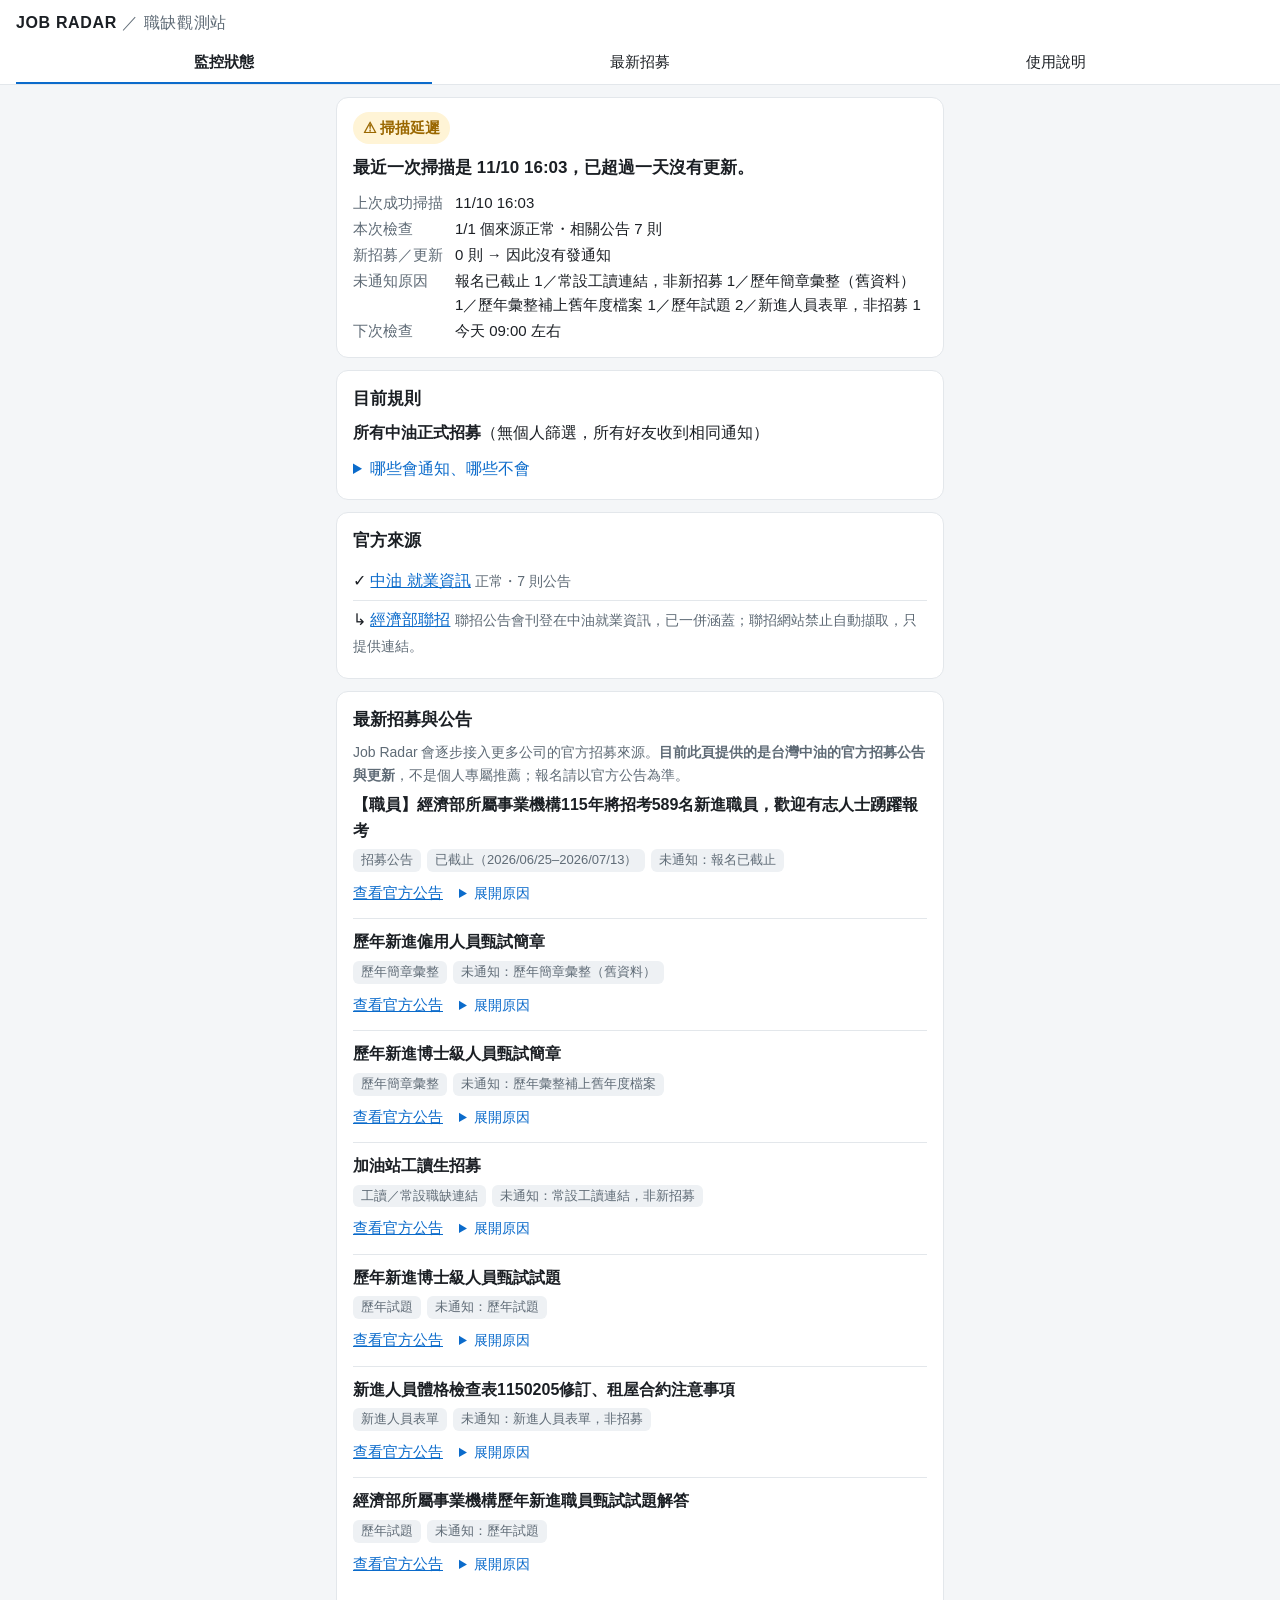
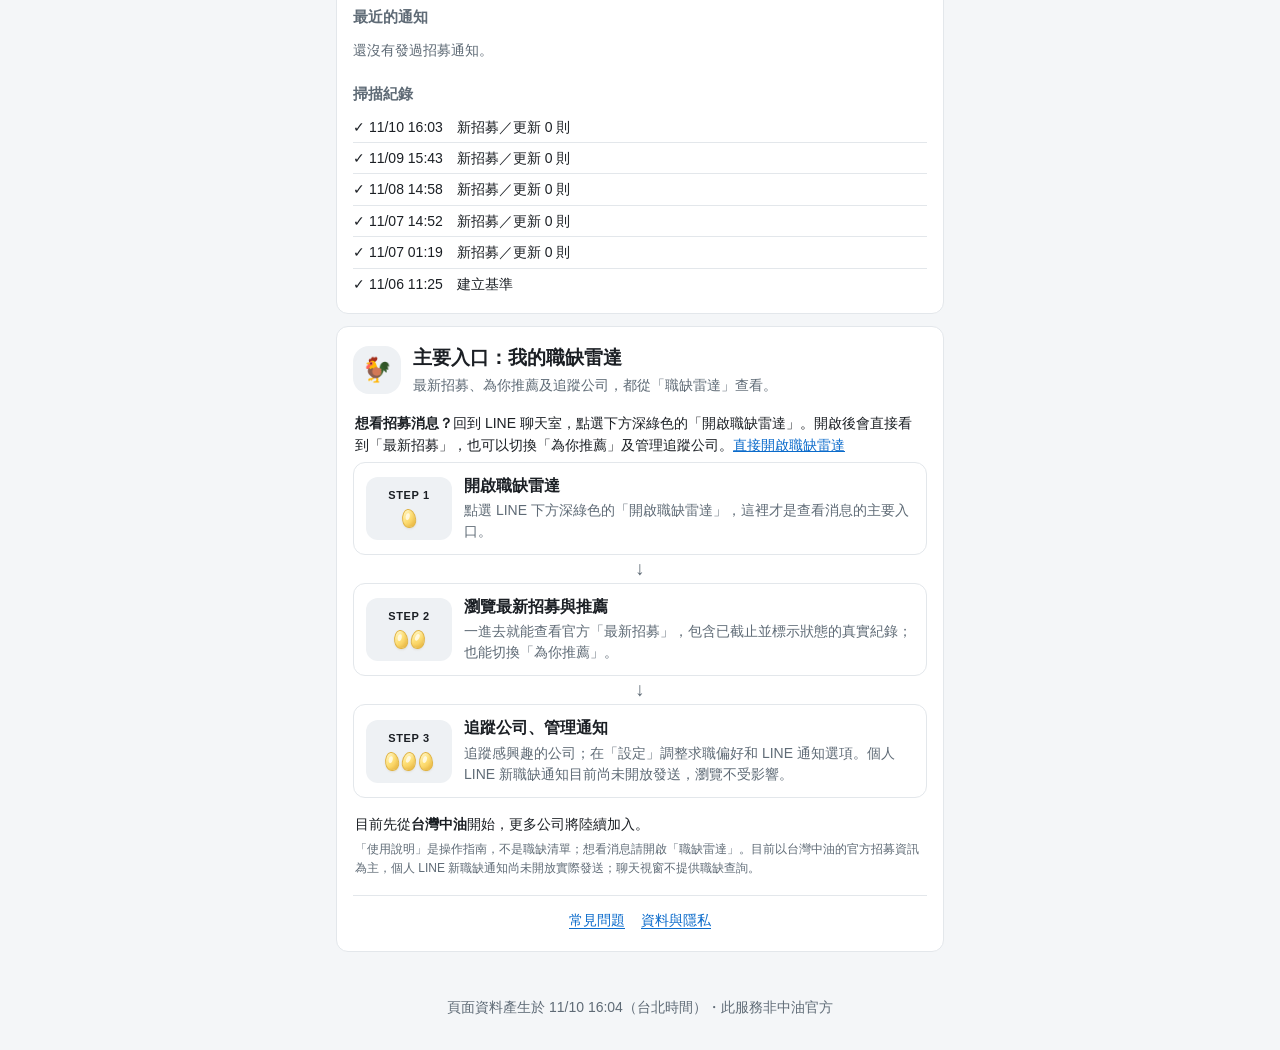
<file: index.html>
<!doctype html>
<html lang="zh-Hant-TW">
<head>
<meta charset="utf-8">
<meta name="viewport" content="width=device-width, initial-scale=1, viewport-fit=cover">
<meta name="robots" content="noindex">
<title>Job Radar 監控狀態</title>
<link rel="stylesheet" href="style.css">
</head>
<body>
<header class="top">
  <div class="brand">JOB RADAR <span>／ 職缺觀測站</span></div>
  <nav class="nav">
    <a href="#status">監控狀態</a><a href="#recent">最新招募</a><a href="#about">使用說明</a>
  </nav>
</header>

<main>
  <section id="status" class="card status" aria-live="polite">
    <p class="muted">讀取中…</p>
  </section>

  <section id="rules" class="card">
    <h2>目前規則</h2>
    <p><strong>所有中油正式招募</strong>（無個人篩選，所有好友收到相同通知）</p>
    <details>
      <summary>哪些會通知、哪些不會</summary>
      <ul class="rules">
        <li class="yes">新的中油招考／甄試公告（含經濟部聯招）</li>
        <li class="yes">歷年簡章彙整出現新年度簡章（例如中油僱用人員甄試）</li>
        <li class="yes">進行中招募的新簡章，或報名期間變更</li>
        <li class="no">一般新聞、歷年簡章與試題、錄取名單、新進人員表單、工讀生連結</li>
        <li class="no">已截止的招募、文字小修改、重複公告</li>
      </ul>
      <p class="muted">報名日期只採用官方公告寫明的日期，找不到就顯示「待官方公告」，不猜測。</p>
    </details>
  </section>

  <section id="sources" class="card">
    <h2>官方來源</h2>
    <ul id="source-list" class="sources"></ul>
  </section>

  <section id="recent" class="card">
    <h2>最新招募與公告</h2>
    <p class="muted">Job Radar 會逐步接入更多公司的官方招募來源。<strong>目前此頁提供的是台灣中油的官方招募公告與更新</strong>，不是個人專屬推薦；報名請以官方公告為準。</p>
    <p id="recent-state" class="muted" role="status" aria-live="polite">讀取公告中…</p>
    <div id="items"></div>
    <h3>最近的通知</h3>
    <ul id="sent" class="plain"></ul>
    <h3>掃描紀錄</h3>
    <ul id="history" class="plain history"></ul>
  </section>

  <section id="about" class="card guide-page">
    <div class="guide-heading">
      <span class="guide-rooster" aria-hidden="true">🐓</span>
      <div>
        <h2>主要入口：我的職缺雷達</h2>
        <p class="muted">最新招募、為你推薦及追蹤公司，都從「職缺雷達」查看。</p>
      </div>
    </div>

    <p class="guide-scope"><strong>想看招募消息？</strong>回到 LINE 聊天室，點選下方深綠色的「開啟職缺雷達」。開啟後會直接看到「最新招募」，也可以切換「為你推薦」及管理追蹤公司。<a href="https://liff.line.me/2012440045-DDPzWVSh">直接開啟職缺雷達</a></p>

    <ol class="guide-cards" aria-label="開始使用的三個步驟">
      <li class="guide-card">
        <span class="guide-step">
          <span class="guide-step-label">STEP 1</span>
          <span class="guide-eggs" aria-hidden="true"><i class="guide-egg"></i></span>
        </span>
        <div><strong>開啟職缺雷達</strong>
          <p>點選 LINE 下方深綠色的「開啟職缺雷達」，這裡才是查看消息的主要入口。</p>
        </div>
      </li>
      <li class="guide-card">
        <span class="guide-step">
          <span class="guide-step-label">STEP 2</span>
          <span class="guide-eggs" aria-hidden="true"><i class="guide-egg"></i><i class="guide-egg"></i></span>
        </span>
        <div><strong>瀏覽最新招募與推薦</strong>
          <p>一進去就能查看官方「最新招募」，包含已截止並標示狀態的真實紀錄；也能切換「為你推薦」。</p>
        </div>
      </li>
      <li class="guide-card">
        <span class="guide-step">
          <span class="guide-step-label">STEP 3</span>
          <span class="guide-eggs" aria-hidden="true"><i class="guide-egg"></i><i class="guide-egg"></i><i class="guide-egg"></i></span>
        </span>
        <div><strong>追蹤公司、管理通知</strong>
          <p>追蹤感興趣的公司；在「設定」調整求職偏好和 LINE 通知選項。個人 LINE 新職缺通知目前尚未開放發送，瀏覽不受影響。</p>
        </div>
      </li>
    </ol>

    <p class="guide-scope">目前先從<strong>台灣中油</strong>開始，更多公司將陸續加入。</p>
    <p class="guide-note">「使用說明」是操作指南，不是職缺清單；想看消息請開啟「職缺雷達」。目前以台灣中油的官方招募資訊為主，個人 LINE 新職缺通知尚未開放實際發送；聊天視窗不提供職缺查詢。</p>

    <nav class="guide-links" aria-label="延伸資訊">
      <a href="#faq">常見問題</a>
      <a href="#privacy">資料與隱私</a>
    </nav>
  </section>

  <section id="faq" class="card guide-secondary">
    <a class="guide-back" href="#about">返回使用說明</a>
    <h2>常見問題</h2>
    <details>
      <summary>目前可以追蹤哪些公司？</summary>
      <p>目前先從台灣中油開始；其他公司會在確認官方招募來源後陸續加入。</p>
    </details>
    <details>
      <summary>為什麼沒有收到 LINE 提醒？</summary>
      <p>我們會在有重要招募更新時發送提醒，並不是每天都會傳訊息。你也可以隨時點「最新招募」查看公告。</p>
    </details>
    <details>
      <summary>我選了公司，就會收到專屬通知嗎？</summary>
      <p>目前大家收到的是相同的中油公開招募提醒；依個人追蹤公司發送通知的功能尚未推出。</p>
    </details>
    <details>
      <summary>可以在聊天室直接詢問職缺嗎？</summary>
      <p>目前還不行。請使用聊天室下方的「我的職缺雷達」或「最新招募」選單。</p>
    </details>
  </section>

  <section id="privacy" class="card guide-secondary">
    <a class="guide-back" href="#about">返回使用說明</a>
    <h2>資料與隱私</h2>
    <p>目前會員功能採邀請測試。你可以先選追蹤公司，不必上傳求職文件。</p>
    <h3>你的資料，由你決定</h3>
    <p>上傳求職文件完全自願，保存前會先徵求同意。你可以在會員頁管理同意、刪除文件或刪除帳號。</p>
    <h3>關於使用與提醒</h3>
    <p>目前不會把你的求職文件送交外部 AI 分析。請透過會員頁管理資料，不要直接在 LINE 聊天室傳送個人敏感資訊。現階段 LINE 提醒也尚未依個人追蹤公司分別發送。</p>
    <h3>官方資訊</h3>
    <p>Job Radar 是獨立的招募資訊整理服務，非台灣中油官方。最終條件和報名日期，請以<a href="https://www.cpc.com.tw/News.aspx?n=32" rel="noopener">中油官方就業資訊</a>為準。服務不保證公告即時送達或求職結果。</p>
  </section>
</main>

<footer class="muted" id="footer"></footer>
<script src="app.js"></script>
</body>
</html>
</file>
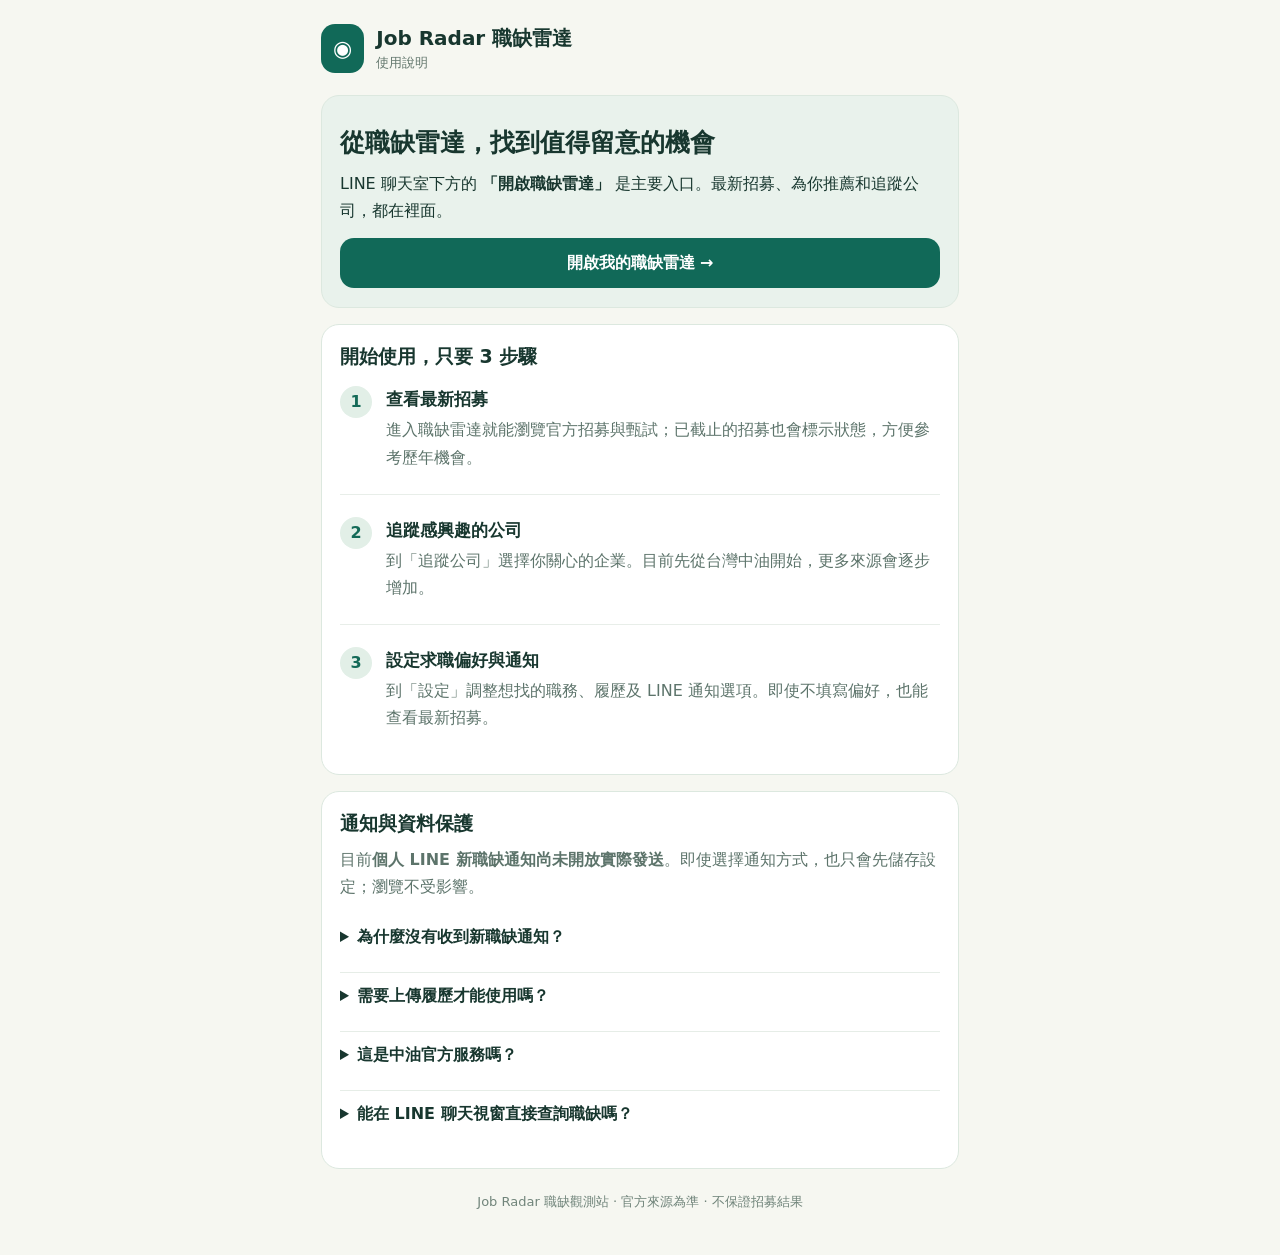
<file: help.html>
<!doctype html>
<html lang="zh-Hant-TW">
<head>
<meta charset="utf-8">
<meta name="viewport" content="width=device-width, initial-scale=1, viewport-fit=cover">
<meta name="robots" content="noindex">
<meta name="theme-color" content="#f6f7f1">
<title>使用說明｜Job Radar 職缺雷達</title>
<style>
:root{font-family:system-ui,-apple-system,"Noto Sans TC","Microsoft JhengHei",sans-serif;color:#18372f;background:#f6f7f1;font-size:16px}
*{box-sizing:border-box}body{margin:0}main{width:min(100%,670px);margin:auto;padding:20px 16px calc(28px + env(safe-area-inset-bottom))}
.head{display:flex;align-items:center;gap:12px;margin:4px 0 22px}.mark{background:#116958;color:white;border-radius:14px;padding:12px;font-size:22px}.head b{display:block;font-size:20px}.head small{color:#64786e}
h1{font-size:25px;line-height:1.4;margin:10px 0}h2{font-size:19px;margin:0 0 9px}p{line-height:1.7;margin:8px 0 14px}.muted{color:#5d746b}
.card{padding:19px 18px;margin:16px 0;background:#fff;border:1px solid #dce8df;border-radius:18px}
.intro{background:#e9f2ec} .steps{list-style:none;padding:0;margin:0;counter-reset:step}
.steps li{counter-increment:step;position:relative;padding:6px 0 20px 46px;line-height:1.65}
.steps li:before{content:counter(step);position:absolute;left:0;top:7px;width:32px;height:32px;display:grid;place-items:center;border-radius:50%;background:#e2efe7;color:#146a58;font-weight:700}
.steps li:not(:last-child){border-bottom:1px solid #e8eee9;margin-bottom:15px}
.steps strong{display:block;font-size:17px}.steps p{margin:3px 0;color:#5d746b}
.cta{display:flex;justify-content:center;align-items:center;min-height:50px;padding:12px 18px;background:#116958;color:white;text-decoration:none;font-weight:700;border-radius:14px;text-align:center}
details{border-top:1px solid #e6ede7;padding:13px 0}details:first-of-type{border-top:0}summary{font-weight:650;cursor:pointer;min-height:32px}details p{font-size:15px;color:#60736a}
.foot{color:#70847a;font-size:13px;text-align:center;margin-top:22px}
a:not(.cta){color:#146b5a}
</style>
</head>
<body>
<main>
  <header class="head"><span class="mark" aria-hidden="true">◉</span><div><b>Job Radar 職缺雷達</b><small>使用說明</small></div></header>
  <section class="card intro">
    <h1>從職缺雷達，找到值得留意的機會</h1>
    <p>LINE 聊天室下方的 <strong>「開啟職缺雷達」</strong> 是主要入口。最新招募、為你推薦和追蹤公司，都在裡面。</p>
    <a class="cta" href="https://liff.line.me/2012440045-DDPzWVSh">開啟我的職缺雷達 →</a>
  </section>
  <section class="card">
    <h2>開始使用，只要 3 步驟</h2>
    <ol class="steps">
      <li><strong>查看最新招募</strong><p>進入職缺雷達就能瀏覽官方招募與甄試；已截止的招募也會標示狀態，方便參考歷年機會。</p></li>
      <li><strong>追蹤感興趣的公司</strong><p>到「追蹤公司」選擇你關心的企業。目前先從台灣中油開始，更多來源會逐步增加。</p></li>
      <li><strong>設定求職偏好與通知</strong><p>到「設定」調整想找的職務、履歷及 LINE 通知選項。即使不填寫偏好，也能查看最新招募。</p></li>
    </ol>
  </section>
  <section class="card">
    <h2>通知與資料保護</h2>
    <p class="muted">目前<strong>個人 LINE 新職缺通知尚未開放實際發送</strong>。即使選擇通知方式，也只會先儲存設定；瀏覽不受影響。</p>
    <details><summary>為什麼沒有收到新職缺通知？</summary><p>個人推播目前尚未正式開放。想看招募請使用上方「開啟我的職缺雷達」；不需要等 LINE 訊息。</p></details>
    <details><summary>需要上傳履歷才能使用嗎？</summary><p>不需要。履歷是選填項目，用於協助判斷適合程度。你可以在職缺雷達「設定」管理履歷、同意及個人資料。</p></details>
    <details><summary>這是中油官方服務嗎？</summary><p>不是。Job Radar 獨立整理官方招募來源，最後條件與報名期間請以 <a href="https://www.cpc.com.tw/News.aspx?n=32" rel="noopener noreferrer">中油官方就業資訊</a> 為準。</p></details>
    <details><summary>能在 LINE 聊天視窗直接查詢職缺嗎？</summary><p>目前不能。請點選「開啟我的職缺雷達」，進入會員頁查看職缺與公司追蹤資訊。</p></details>
  </section>
  <p class="foot">Job Radar 職缺觀測站 · 官方來源為準 · 不保證招募結果</p>
</main>
</body>
</html>
</file>
<file: style.css>
:root {
  --bg: #f4f6f8; --card: #ffffff; --text: #1b1f24; --muted: #5f6b76; --line: #e3e7eb;
  --ok: #1a7f37; --ok-bg: #e6f4ea; --warn: #9a6700; --warn-bg: #fff4d6;
  --bad: #c62828; --bad-bg: #fdecea; --accent: #0b6bcb; --tag: #eef1f4;
}
@media (prefers-color-scheme: dark) {
  :root:not([data-theme="light"]) {
    --bg: #0f1215; --card: #181c20; --text: #e7eaee; --muted: #9aa5b1; --line: #2a3036;
    --ok: #4ac26b; --ok-bg: #12301b; --warn: #e3b341; --warn-bg: #33290d;
    --bad: #ff7b72; --bad-bg: #3a1614; --accent: #58a6ff; --tag: #232930;
  }
}
* { box-sizing: border-box; }
[hidden] { display: none !important; }
body { margin: 0; background: var(--bg); color: var(--text); font: 16px/1.6 -apple-system, BlinkMacSystemFont, "PingFang TC", "Noto Sans TC", "Microsoft JhengHei", sans-serif; }
a { color: var(--accent); }
.top { position: sticky; top: 0; z-index: 2; background: var(--card); border-bottom: 1px solid var(--line); padding: 10px 16px 0; }
.brand { font-weight: 700; letter-spacing: .04em; }
.brand span { font-weight: 400; color: var(--muted); }
.nav { display: grid; grid-template-columns: repeat(3, 1fr); margin-top: 6px; }
.nav a { text-align: center; padding: 8px 0; text-decoration: none; color: var(--text); font-size: 15px; border-bottom: 2px solid transparent; }
.nav a:active, .nav a:focus { border-bottom-color: var(--accent); }
.nav a[aria-current="page"] { border-bottom-color: var(--accent); font-weight: 700; }
main { max-width: 640px; margin: 0 auto; padding: 12px 16px 24px; }
.card { background: var(--card); border: 1px solid var(--line); border-radius: 12px; padding: 14px 16px; margin-bottom: 12px; scroll-margin-top: 96px; }
h2 { font-size: 17px; margin: 0 0 8px; }
h3 { font-size: 15px; margin: 16px 0 6px; color: var(--muted); }
p { margin: 6px 0; }
.muted { color: var(--muted); font-size: 14px; }
.badge { display: inline-block; font-weight: 700; padding: 4px 10px; border-radius: 999px; font-size: 15px; }
.badge.ok { color: var(--ok); background: var(--ok-bg); }
.badge.warn { color: var(--warn); background: var(--warn-bg); }
.badge.bad { color: var(--bad); background: var(--bad-bg); }
.status .lead { font-size: 17px; font-weight: 600; margin-top: 10px; }
.status dl { display: grid; grid-template-columns: auto 1fr; gap: 2px 12px; margin: 10px 0 0; font-size: 15px; }
.status dt { color: var(--muted); }
.status dd { margin: 0; }
details summary { cursor: pointer; color: var(--accent); padding: 4px 0; }
ul.rules { padding-left: 0; list-style: none; margin: 6px 0; }
ul.rules li { padding: 2px 0 2px 26px; position: relative; }
ul.rules li.yes::before { content: "✓"; color: var(--ok); position: absolute; left: 4px; }
ul.rules li.no::before { content: "✗"; color: var(--muted); position: absolute; left: 4px; }
ul.sources, ul.plain { list-style: none; padding: 0; margin: 0; }
ul.sources li { padding: 6px 0; border-bottom: 1px solid var(--line); }
ul.sources li:last-child { border-bottom: 0; }
.item { border-top: 1px solid var(--line); padding: 10px 0; }
.item:first-child { border-top: 0; padding-top: 0; }
.item .title { font-weight: 600; overflow-wrap: anywhere; }
.tags { display: flex; flex-wrap: wrap; gap: 6px; margin: 6px 0; }
.tag { font-size: 13px; padding: 1px 8px; border-radius: 6px; background: var(--tag); color: var(--muted); }
.tag.ok { color: var(--ok); background: var(--ok-bg); }
.tag.warn { color: var(--warn); background: var(--warn-bg); }
.tag.bad { color: var(--bad); background: var(--bad-bg); }
.actions { display: flex; gap: 16px; align-items: baseline; flex-wrap: wrap; font-size: 15px; }
.item details { font-size: 14px; }
.item details dl { display: grid; grid-template-columns: auto 1fr; gap: 2px 10px; margin: 4px 0; }
.item details dt { color: var(--muted); }
.item details dd { margin: 0; overflow-wrap: anywhere; }
ul.plain li { padding: 4px 0; font-size: 14px; border-bottom: 1px solid var(--line); overflow-wrap: anywhere; }
ul.plain li:last-child { border-bottom: 0; }
.sent-text { white-space: pre-line; color: var(--muted); }
footer { text-align: center; padding: 8px 16px 32px; }


/* LINE help only: three quick steps; FAQ and privacy are separate screens. */
.guide-page { padding: 18px 16px; }
.guide-heading { display:flex; gap:12px; align-items:center; margin-bottom:16px; }
.guide-heading h2 { font-size:19px; line-height:1.35; margin:0 0 3px; }
.guide-heading p { margin:0; }
.guide-rooster { display:grid; place-items:center; font-size:24px; flex:0 0 48px; height:48px; border-radius:16px; background:var(--tag); }
.guide-cards { display:grid; gap:28px; list-style:none; margin:0; padding:0; }
.guide-card { position:relative; display:grid; grid-template-columns:86px minmax(0,1fr); gap:12px; align-items:center; border:1px solid var(--line); border-radius:12px; padding:12px; background:var(--card); }
.guide-step { display:flex; flex-direction:column; gap:5px; align-items:center; justify-content:center; min-height:63px; color:var(--text); background:var(--tag); border-radius:12px; }
.guide-step-label { font-size:11px; font-weight:750; letter-spacing:.055em; line-height:1.2; }
.guide-eggs { display:flex; justify-content:center; align-items:flex-end; gap:3px; height:21px; }
.guide-egg { position:relative; display:inline-block; width:14px; height:19px; flex:0 0 14px; border-radius:49% 49% 45% 45% / 58% 58% 43% 43%; transform:rotate(-8deg); background:linear-gradient(145deg,#fff6c8 3%,#ffe27b 45%,#f1be44 100%); border:1px solid #e1b443; box-shadow:inset -2px -2px 2px rgba(166,109,16,.10),0 1px 2px rgba(139,108,38,.13); }
.guide-egg::after { content:""; position:absolute; top:3px; left:3px; width:4px; height:7px; border-radius:50%; background:rgba(255,255,255,.72); transform:rotate(18deg); }
.guide-egg:nth-child(even) { transform:rotate(9deg); }
.guide-egg:nth-child(3) { transform:rotate(-3deg); }
.guide-card:not(:last-child)::after { content:"↓"; position:absolute; bottom:-25px; left:50%; transform:translateX(-50%); font-size:19px; line-height:20px; color:var(--muted); }
.guide-card strong { display:block; font-size:16px; line-height:1.4; }
.guide-card p { color:var(--muted); font-size:14px; line-height:1.5; margin:3px 0 0; }
.guide-scope { font-size:14px; margin:15px 2px 5px; }
.guide-note { margin:0 2px 16px; color:var(--muted); font-size:12px; line-height:1.6; }
.guide-links { display:flex; gap:16px; justify-content:center; padding:13px 0 2px; border-top:1px solid var(--line); }
.guide-links a { font-size:14px; text-underline-offset:3px; }
.guide-secondary { padding:20px 16px; }
.guide-secondary h2 { margin:10px 0 15px; font-size:20px; }
.guide-secondary details { padding:10px 0; border-bottom:1px solid var(--line); }
.guide-secondary details summary { font-weight:600; font-size:15px; color:var(--text); }
.guide-secondary details p { font-size:14px; padding:3px 0 8px; }
.guide-secondary p { line-height:1.7; }
.guide-back { display:inline-block; margin-bottom:6px; font-size:14px; }
@media (max-width:360px) { .guide-heading h2 { font-size:17px; } .guide-card { grid-template-columns:81px minmax(0,1fr); gap:9px; padding:10px 9px; } }
</file>
